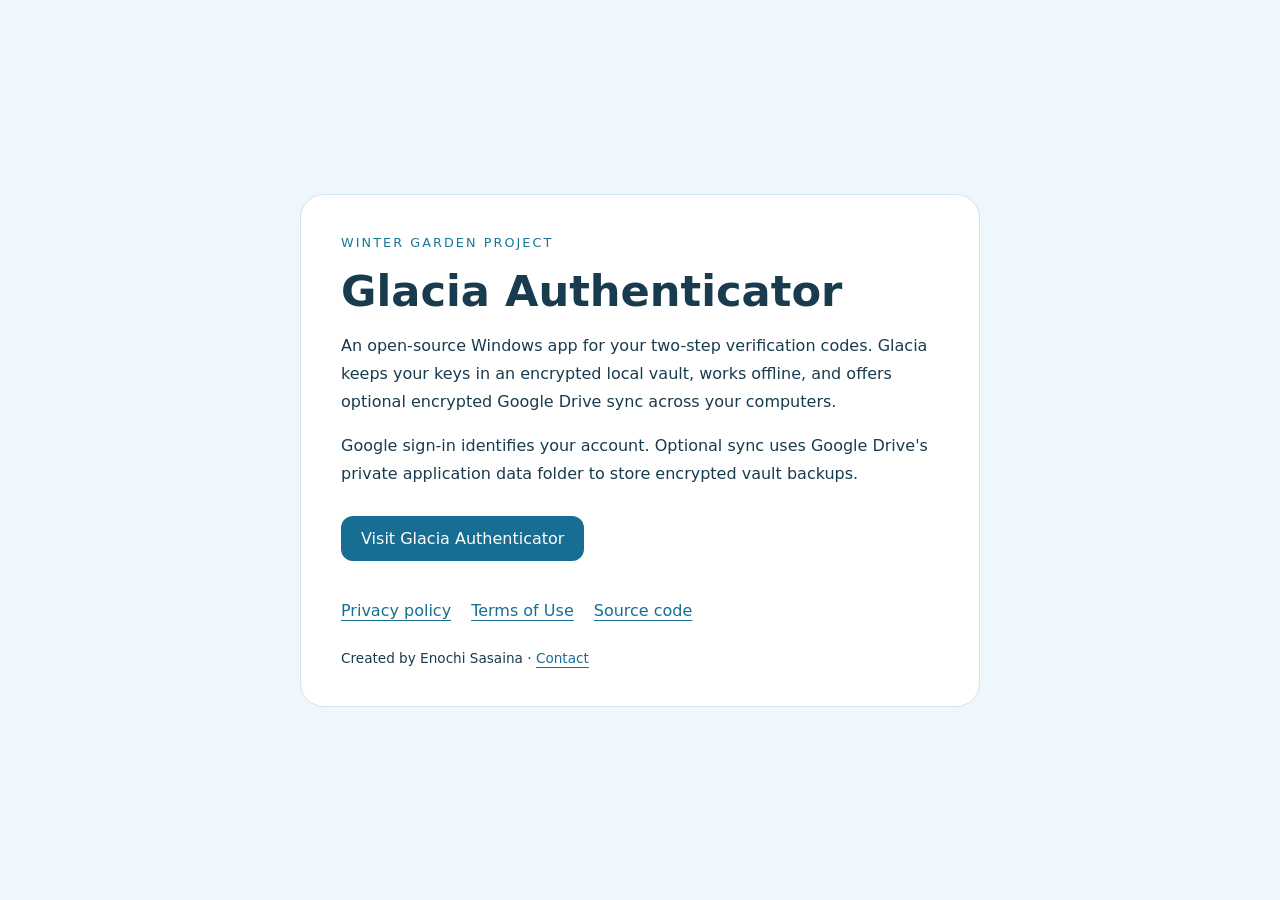
<file: index.html>
<!doctype html>
<html lang="en">
<head>
  <meta charset="utf-8">
  <meta name="viewport" content="width=device-width, initial-scale=1">
  <meta name="description" content="Winter Garden Project — Glacia Authenticator, an open-source Windows app for two-step verification codes.">
  <title>Winter Garden Project · Glacia Authenticator</title>
  <style>
    :root { color-scheme: light dark; font-family: system-ui, sans-serif; background: #eef7fc; color: #193b4e; }
    body { margin: 0; min-height: 100vh; display: grid; place-items: center; }
    main { box-sizing: border-box; width: min(680px, calc(100% - 40px)); padding: 40px; border: 1px solid #d3e5ef; border-radius: 24px; background: #fff; }
    .eyebrow { color: #18779b; letter-spacing: .16em; font-size: .8rem; }
    h1 { margin: 16px 0; font-size: clamp(1.8rem, 5vw, 2.7rem); }
    p { line-height: 1.75; }
    a { color: #176e92; text-underline-offset: 4px; }
    nav { display: flex; gap: 20px; flex-wrap: wrap; margin-top: 28px; }
    .visit { display: inline-block; padding: 13px 20px; background: #176e92; color: #fff; border-radius: 12px; text-decoration: none; margin: 12px 0; }
    footer { margin-top: 30px; font-size: .85rem; }
    @media (prefers-color-scheme: dark) {
      :root { background: #101f2b; color: #e2f3fb; }
      main { background: #192f3d; border-color: #2a485a; }
      a, .eyebrow { color: #9cdef3; }
      .visit { background: #9cdef3; color: #123244; }
    }
  </style>
</head>
<body>
  <main>
    <div class="eyebrow">WINTER GARDEN PROJECT</div>
    <h1>Glacia Authenticator</h1>
    <p>An open-source Windows app for your two-step verification codes. Glacia keeps your keys in an encrypted local vault, works offline, and offers optional encrypted Google Drive sync across your computers.</p>
    <p>Google sign-in identifies your account. Optional sync uses Google Drive's private application data folder to store encrypted vault backups.</p>
    <a class="visit" href="/glacia-authenticator/">Visit Glacia Authenticator</a>
    <nav aria-label="Project links">
      <a href="/glacia-authenticator/privacy.html">Privacy policy</a>
      <a href="/glacia-authenticator/terms.html">Terms of Use</a>
      <a href="https://github.com/Enochidesu/glacia-authenticator">Source code</a>
    </nav>
    <footer>Created by Enochi Sasaina · <a href="mailto:enochi3317@gmail.com">Contact</a></footer>
  </main>
</body>
</html>
</file>
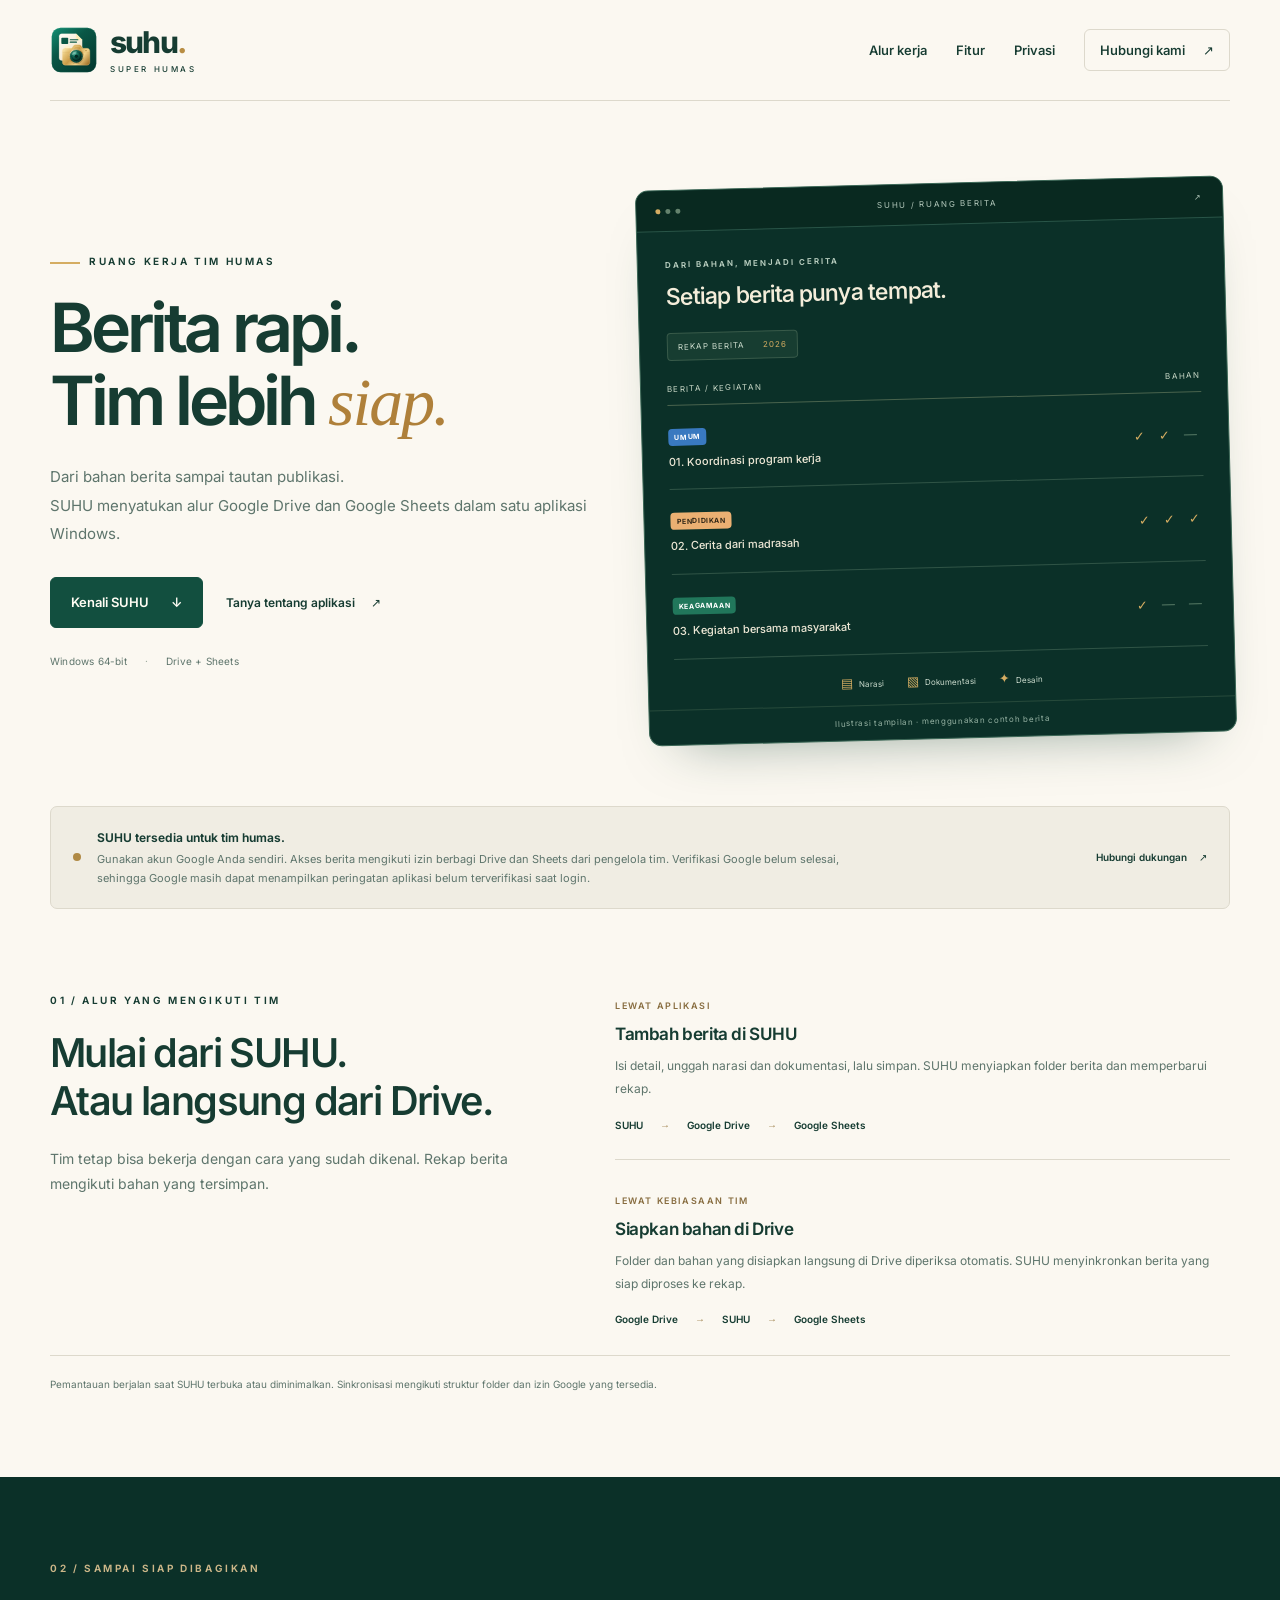
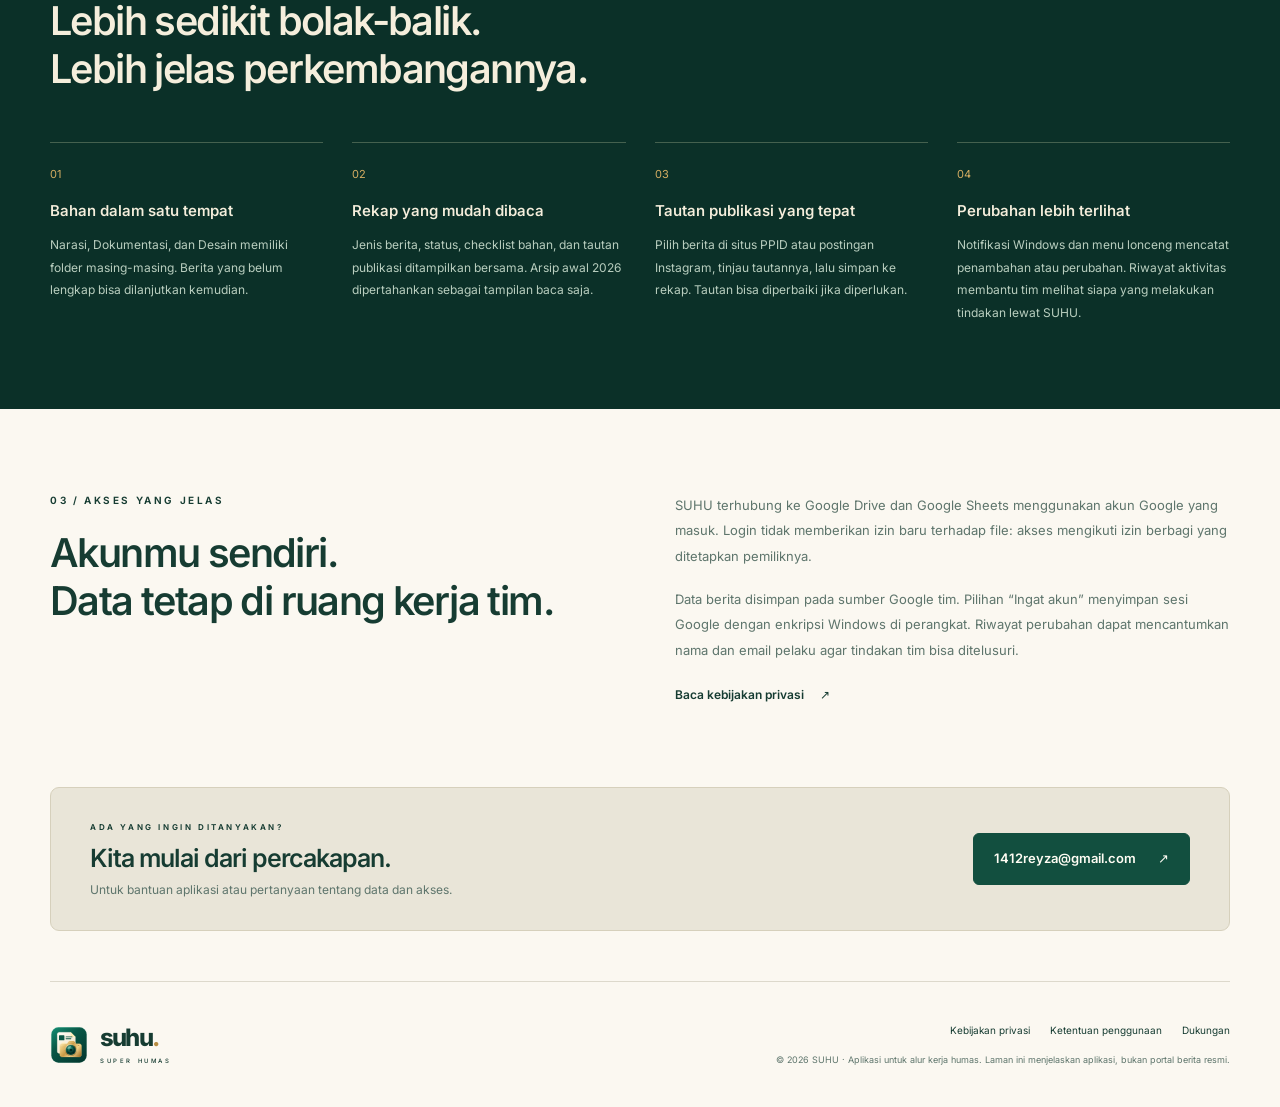
<file: suhu/index.html>
<!doctype html>
<html lang="id">
<head>
  <meta charset="utf-8"><meta name="viewport" content="width=device-width, initial-scale=1">
  <meta name="description" content="SUHU — Super Humas. Aplikasi Windows untuk mengelola bahan berita, rekap Google Sheets, dan tautan publikasi tim humas.">
  <meta name="theme-color" content="#0b3028"><title>SUHU · Super Humas</title>
  <link rel="icon" href="assets/suhu.svg" type="image/svg+xml"><link rel="stylesheet" href="styles.css">
</head>
<body>
  <a class="skip" href="#main">Lewati ke isi utama</a>
  <header class="site-header wrap">
    <a class="brand" href="./" aria-label="SUHU, halaman utama"><img src="assets/suhu.svg" width="48" height="48" alt=""><span>suhu<span class="gold">.</span><small>SUPER HUMAS</small></span></a>
    <nav aria-label="Menu utama"><a href="#alur">Alur kerja</a><a href="#fitur">Fitur</a><a href="privacy.html">Privasi</a><a class="nav-contact" href="mailto:1412reyza@gmail.com">Hubungi kami <span aria-hidden="true">↗</span></a></nav>
  </header>
  <main id="main">
    <section class="hero wrap">
      <div class="hero-copy"><p class="eyebrow"><span class="tiny-line"></span>RUANG KERJA TIM HUMAS</p><h1>Berita rapi.<br>Tim lebih <em>siap.</em></h1><p class="hero-intro">Dari bahan berita sampai tautan publikasi.<br> SUHU menyatukan alur Google Drive dan Google Sheets dalam satu aplikasi Windows.</p><div class="actions"><a class="button" href="#alur">Kenali SUHU <span aria-hidden="true">↓</span></a><a class="text-link" href="mailto:1412reyza@gmail.com">Tanya tentang aplikasi <span aria-hidden="true">↗</span></a></div><div class="hero-tags"><span>Windows 64-bit</span><span>Drive + Sheets</span></div></div>
      <figure class="workspace-preview" aria-label="Ilustrasi rekap berita SUHU, bukan data kantor">
        <div class="preview-bar"><div><i></i><i></i><i></i></div><span>SUHU / RUANG BERITA</span><span aria-hidden="true">↗</span></div>
        <div class="preview-heading"><p class="eyebrow">DARI BAHAN, MENJADI CERITA</p><h2>Setiap berita punya tempat.</h2><span class="preview-month">REKAP BERITA <b>2026</b></span></div>
        <div class="preview-table"><div class="preview-labels"><span>BERITA / KEGIATAN</span><span>BAHAN</span></div><div class="preview-row"><div><small class="category general">UMUM</small><strong>01. Koordinasi program kerja</strong></div><span class="material-ready" aria-label="Narasi dan dokumentasi tersedia">✓ ✓ <i>—</i></span></div><div class="preview-row"><div><small class="category education">PENDIDIKAN</small><strong>02. Cerita dari madrasah</strong></div><span class="material-ready" aria-label="Semua bahan tersedia">✓ ✓ ✓</span></div><div class="preview-row"><div><small class="category religion">KEAGAMAAN</small><strong>03. Kegiatan bersama masyarakat</strong></div><span class="material-ready" aria-label="Narasi tersedia">✓ <i>— —</i></span></div></div>
        <div class="preview-materials"><span><b aria-hidden="true">▤</b> Narasi</span><span><b aria-hidden="true">▧</b> Dokumentasi</span><span><b aria-hidden="true">✦</b> Desain</span></div><figcaption>Ilustrasi tampilan · menggunakan contoh berita</figcaption>
      </figure>
    </section>
    <section class="release-note wrap" aria-label="Status ketersediaan"><span class="release-dot" aria-hidden="true"></span><div><strong>SUHU tersedia untuk tim humas.</strong><p>Gunakan akun Google Anda sendiri. Akses berita mengikuti izin berbagi Drive dan Sheets dari pengelola tim. Verifikasi Google belum selesai, sehingga Google masih dapat menampilkan peringatan aplikasi belum terverifikasi saat login.</p></div><a href="mailto:1412reyza@gmail.com">Hubungi dukungan <span aria-hidden="true">↗</span></a></section>
    <section class="workflow section wrap" id="alur"><div class="section-heading"><p class="eyebrow">01 / ALUR YANG MENGIKUTI TIM</p><h2>Mulai dari SUHU.<br>Atau langsung dari Drive.</h2><p>Tim tetap bisa bekerja dengan cara yang sudah dikenal. Rekap berita mengikuti bahan yang tersimpan.</p></div><div class="workflow-paths"><article><span class="path-label">LEWAT APLIKASI</span><h3>Tambah berita di SUHU</h3><p>Isi detail, unggah narasi dan dokumentasi, lalu simpan. SUHU menyiapkan folder berita dan memperbarui rekap.</p><ol class="path"><li>SUHU</li><li>Google Drive</li><li>Google Sheets</li></ol></article><article><span class="path-label">LEWAT KEBIASAAN TIM</span><h3>Siapkan bahan di Drive</h3><p>Folder dan bahan yang disiapkan langsung di Drive diperiksa otomatis. SUHU menyinkronkan berita yang siap diproses ke rekap.</p><ol class="path"><li>Google Drive</li><li>SUHU</li><li>Google Sheets</li></ol></article></div><p class="workflow-footnote">Pemantauan berjalan saat SUHU terbuka atau diminimalkan. Sinkronisasi mengikuti struktur folder dan izin Google yang tersedia.</p></section>
    <section class="features-section" id="fitur"><div class="wrap section"><div class="section-heading"><p class="eyebrow">02 / SAMPAI SIAP DIBAGIKAN</p><h2>Lebih sedikit bolak-balik.<br>Lebih jelas perkembangannya.</h2></div><div class="feature-grid"><article><span class="feature-number">01</span><h3>Bahan dalam satu tempat</h3><p>Narasi, Dokumentasi, dan Desain memiliki folder masing-masing. Berita yang belum lengkap bisa dilanjutkan kemudian.</p></article><article><span class="feature-number">02</span><h3>Rekap yang mudah dibaca</h3><p>Jenis berita, status, checklist bahan, dan tautan publikasi ditampilkan bersama. Arsip awal 2026 dipertahankan sebagai tampilan baca saja.</p></article><article><span class="feature-number">03</span><h3>Tautan publikasi yang tepat</h3><p>Pilih berita di situs PPID atau postingan Instagram, tinjau tautannya, lalu simpan ke rekap. Tautan bisa diperbaiki jika diperlukan.</p></article><article><span class="feature-number">04</span><h3>Perubahan lebih terlihat</h3><p>Notifikasi Windows dan menu lonceng mencatat penambahan atau perubahan. Riwayat aktivitas membantu tim melihat siapa yang melakukan tindakan lewat SUHU.</p></article></div></div></section>
    <section class="privacy-section section wrap"><div><p class="eyebrow">03 / AKSES YANG JELAS</p><h2>Akunmu sendiri.<br>Data tetap di ruang kerja tim.</h2></div><div class="privacy-copy"><p>SUHU terhubung ke Google Drive dan Google Sheets menggunakan akun Google yang masuk. Login tidak memberikan izin baru terhadap file: akses mengikuti izin berbagi yang ditetapkan pemiliknya.</p><p>Data berita disimpan pada sumber Google tim. Pilihan “Ingat akun” menyimpan sesi Google dengan enkripsi Windows di perangkat. Riwayat perubahan dapat mencantumkan nama dan email pelaku agar tindakan tim bisa ditelusuri.</p><a class="text-link" href="privacy.html">Baca kebijakan privasi <span aria-hidden="true">↗</span></a></div></section>
    <section class="contact-section wrap"><div><p class="eyebrow">ADA YANG INGIN DITANYAKAN?</p><h2>Kita mulai dari percakapan.</h2><p>Untuk bantuan aplikasi atau pertanyaan tentang data dan akses.</p></div><a class="button" href="mailto:1412reyza@gmail.com">1412reyza@gmail.com <span aria-hidden="true">↗</span></a></section>
  </main>
  <footer class="site-footer wrap"><a class="brand" href="./"><img src="assets/suhu.svg" width="38" height="38" alt=""><span>suhu<span class="gold">.</span><small>SUPER HUMAS</small></span></a><div><a href="privacy.html">Kebijakan privasi</a><a href="terms.html">Ketentuan penggunaan</a><a href="mailto:1412reyza@gmail.com">Dukungan</a><small>© 2026 SUHU · Aplikasi untuk alur kerja humas. Laman ini menjelaskan aplikasi, bukan portal berita resmi.</small></div></footer>
</body>
</html>
</file>
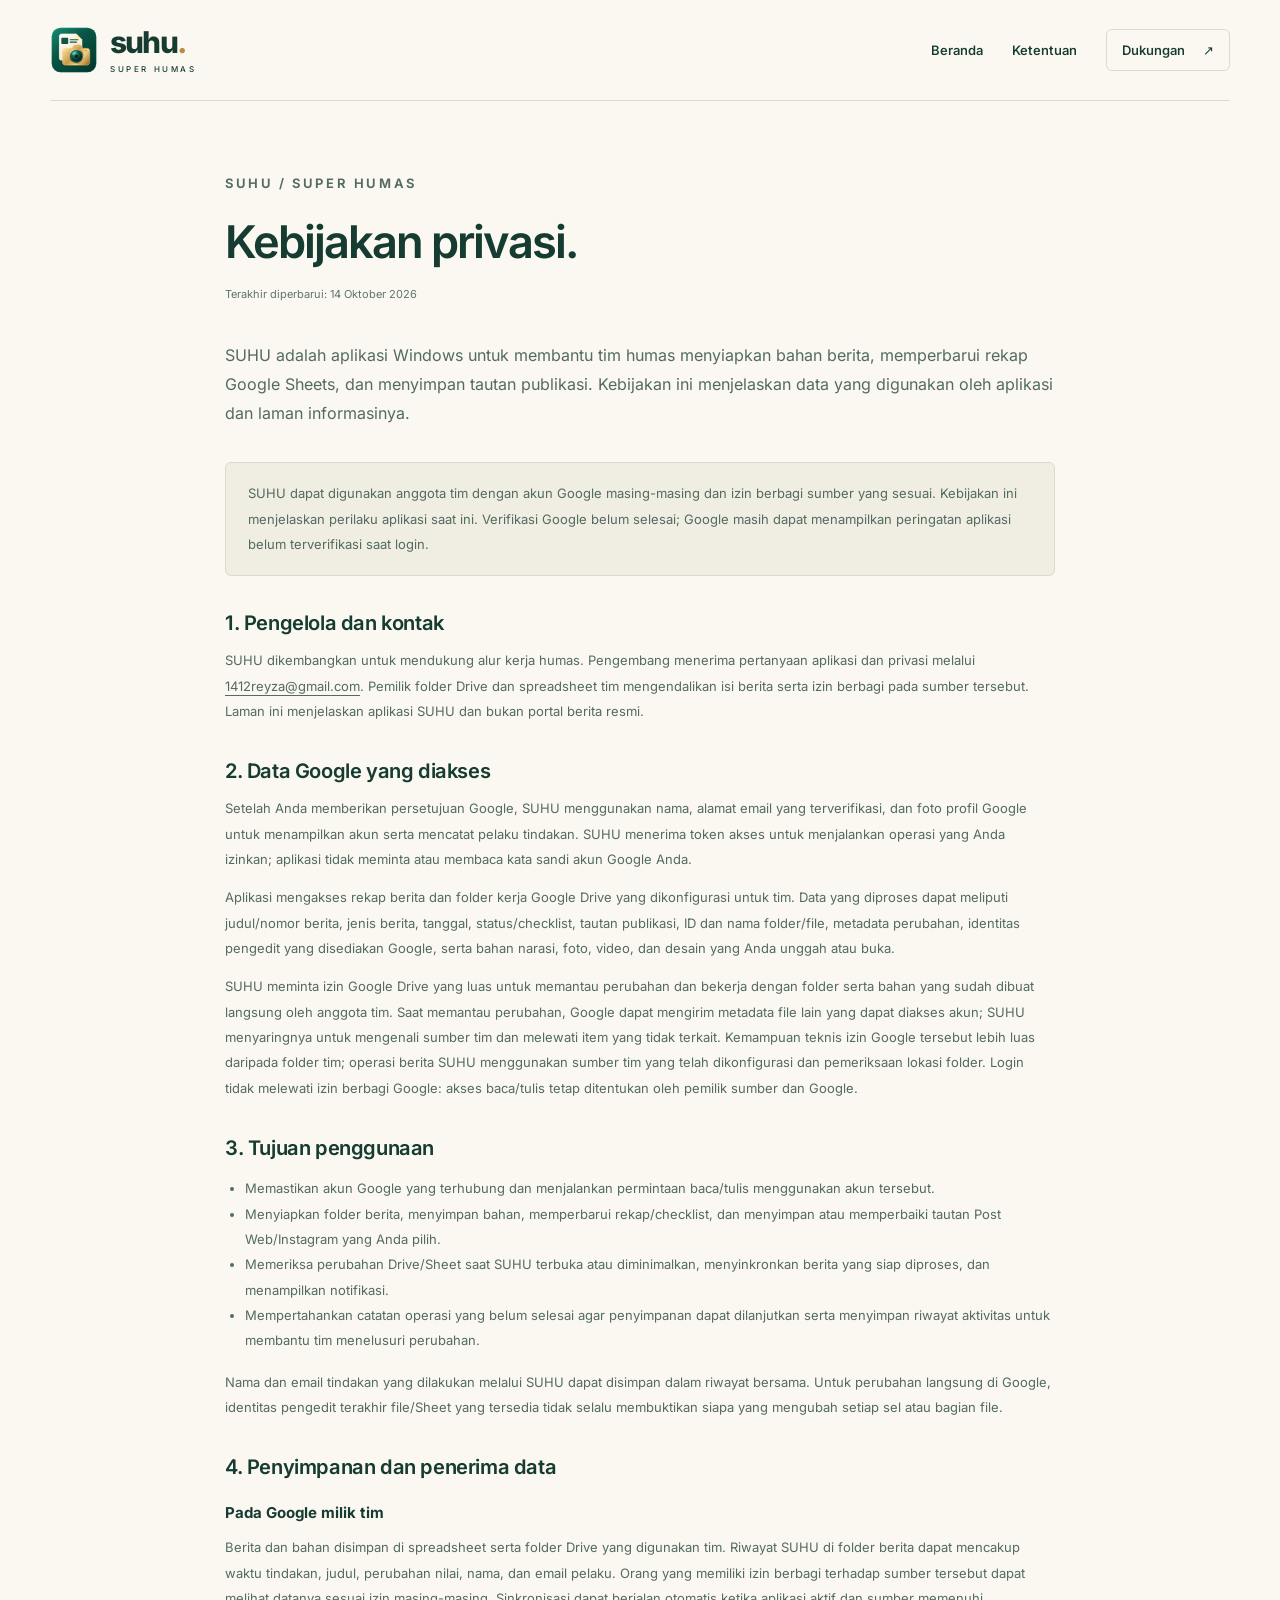
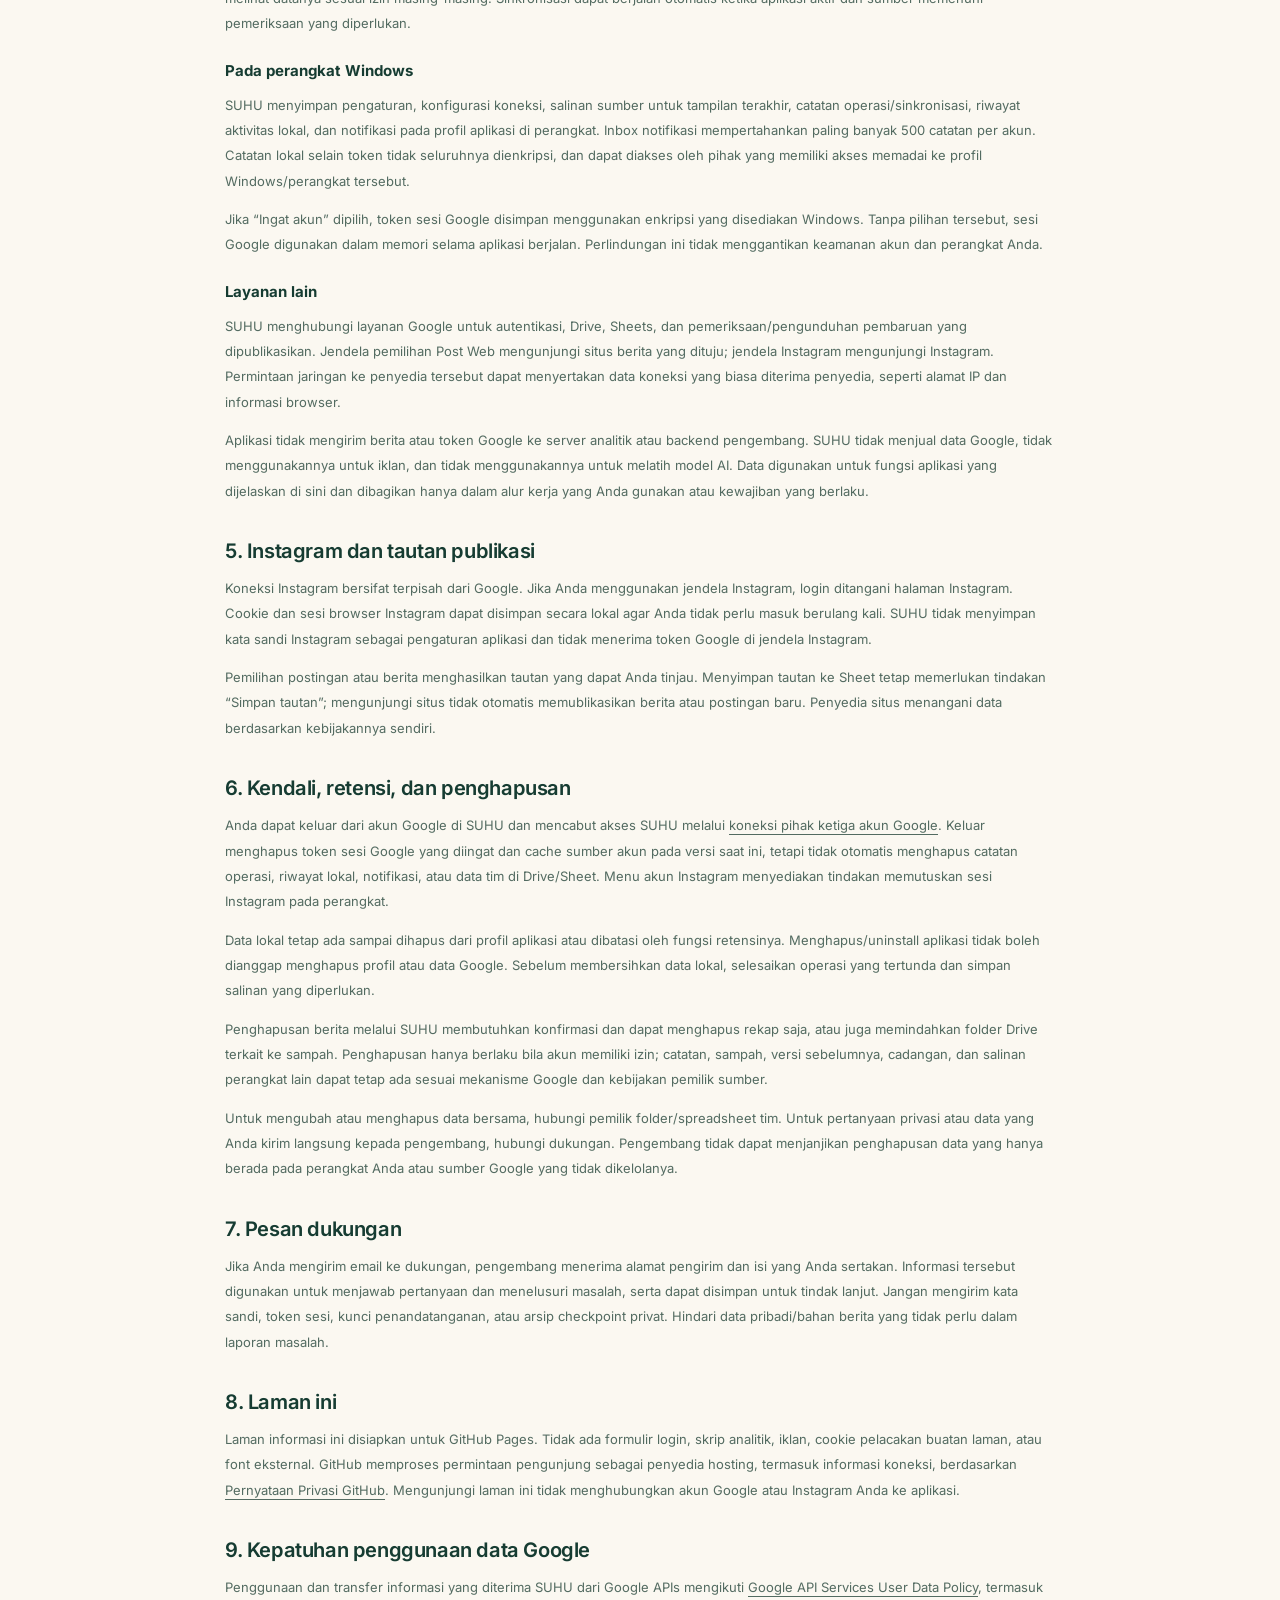
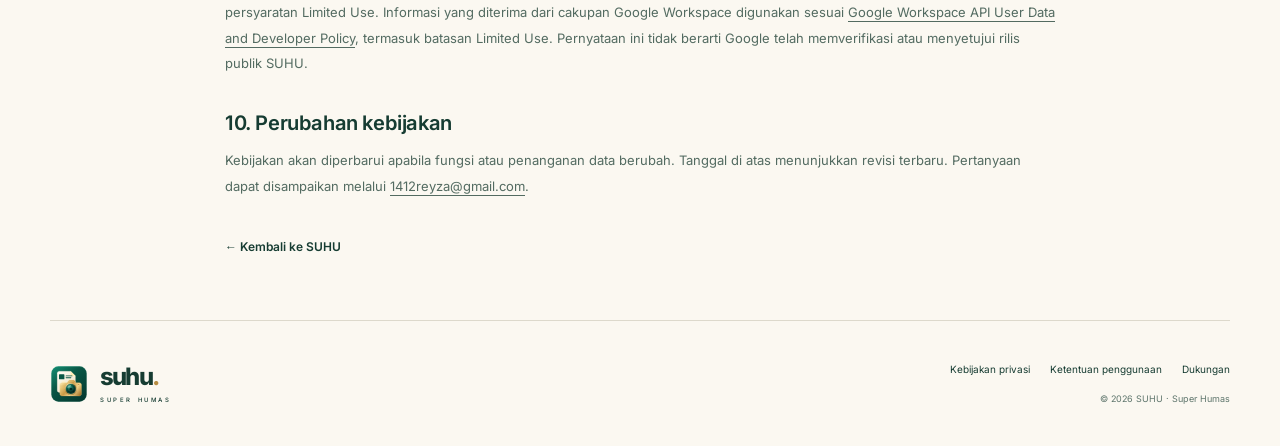
<file: suhu/privacy.html>
<!doctype html><html lang="id"><head><meta charset="utf-8"><meta name="viewport" content="width=device-width, initial-scale=1"><meta name="description" content="Cara SUHU mengakses, menggunakan, menyimpan, dan membagikan data Google serta data lokal perangkat."><meta name="theme-color" content="#0b3028"><title>Kebijakan Privasi · SUHU</title><link rel="icon" href="assets/suhu.svg" type="image/svg+xml"><link rel="stylesheet" href="styles.css"></head>
<body><a class="skip" href="#main">Lewati ke isi utama</a><header class="site-header wrap"><a class="brand" href="./" aria-label="SUHU, halaman utama"><img src="assets/suhu.svg" width="48" height="48" alt=""><span>suhu<span class="gold">.</span><small>SUPER HUMAS</small></span></a><nav aria-label="Menu utama"><a href="./">Beranda</a><a href="terms.html">Ketentuan</a><a class="nav-contact" href="mailto:1412reyza@gmail.com">Dukungan <span aria-hidden="true">↗</span></a></nav></header>
<main class="policy-main" id="main"><p class="eyebrow">SUHU / SUPER HUMAS</p><h1>Kebijakan privasi.</h1><p class="policy-date">Terakhir diperbarui: 14 Oktober 2026</p><p class="policy-intro">SUHU adalah aplikasi Windows untuk membantu tim humas menyiapkan bahan berita, memperbarui rekap Google Sheets, dan menyimpan tautan publikasi. Kebijakan ini menjelaskan data yang digunakan oleh aplikasi dan laman informasinya.</p><div class="notice-box"><p>SUHU dapat digunakan anggota tim dengan akun Google masing-masing dan izin berbagi sumber yang sesuai. Kebijakan ini menjelaskan perilaku aplikasi saat ini. Verifikasi Google belum selesai; Google masih dapat menampilkan peringatan aplikasi belum terverifikasi saat login.</p></div>
<h2>1. Pengelola dan kontak</h2><p>SUHU dikembangkan untuk mendukung alur kerja humas. Pengembang menerima pertanyaan aplikasi dan privasi melalui <a href="mailto:1412reyza@gmail.com">1412reyza@gmail.com</a>. Pemilik folder Drive dan spreadsheet tim mengendalikan isi berita serta izin berbagi pada sumber tersebut. Laman ini menjelaskan aplikasi SUHU dan bukan portal berita resmi.</p>
<h2>2. Data Google yang diakses</h2><p>Setelah Anda memberikan persetujuan Google, SUHU menggunakan nama, alamat email yang terverifikasi, dan foto profil Google untuk menampilkan akun serta mencatat pelaku tindakan. SUHU menerima token akses untuk menjalankan operasi yang Anda izinkan; aplikasi tidak meminta atau membaca kata sandi akun Google Anda.</p><p>Aplikasi mengakses rekap berita dan folder kerja Google Drive yang dikonfigurasi untuk tim. Data yang diproses dapat meliputi judul/nomor berita, jenis berita, tanggal, status/checklist, tautan publikasi, ID dan nama folder/file, metadata perubahan, identitas pengedit yang disediakan Google, serta bahan narasi, foto, video, dan desain yang Anda unggah atau buka.</p><p>SUHU meminta izin Google Drive yang luas untuk memantau perubahan dan bekerja dengan folder serta bahan yang sudah dibuat langsung oleh anggota tim. Saat memantau perubahan, Google dapat mengirim metadata file lain yang dapat diakses akun; SUHU menyaringnya untuk mengenali sumber tim dan melewati item yang tidak terkait. Kemampuan teknis izin Google tersebut lebih luas daripada folder tim; operasi berita SUHU menggunakan sumber tim yang telah dikonfigurasi dan pemeriksaan lokasi folder. Login tidak melewati izin berbagi Google: akses baca/tulis tetap ditentukan oleh pemilik sumber dan Google.</p>
<h2>3. Tujuan penggunaan</h2><ul><li>Memastikan akun Google yang terhubung dan menjalankan permintaan baca/tulis menggunakan akun tersebut.</li><li>Menyiapkan folder berita, menyimpan bahan, memperbarui rekap/checklist, dan menyimpan atau memperbaiki tautan Post Web/Instagram yang Anda pilih.</li><li>Memeriksa perubahan Drive/Sheet saat SUHU terbuka atau diminimalkan, menyinkronkan berita yang siap diproses, dan menampilkan notifikasi.</li><li>Mempertahankan catatan operasi yang belum selesai agar penyimpanan dapat dilanjutkan serta menyimpan riwayat aktivitas untuk membantu tim menelusuri perubahan.</li></ul><p>Nama dan email tindakan yang dilakukan melalui SUHU dapat disimpan dalam riwayat bersama. Untuk perubahan langsung di Google, identitas pengedit terakhir file/Sheet yang tersedia tidak selalu membuktikan siapa yang mengubah setiap sel atau bagian file.</p>
<h2>4. Penyimpanan dan penerima data</h2><h3>Pada Google milik tim</h3><p>Berita dan bahan disimpan di spreadsheet serta folder Drive yang digunakan tim. Riwayat SUHU di folder berita dapat mencakup waktu tindakan, judul, perubahan nilai, nama, dan email pelaku. Orang yang memiliki izin berbagi terhadap sumber tersebut dapat melihat datanya sesuai izin masing-masing. Sinkronisasi dapat berjalan otomatis ketika aplikasi aktif dan sumber memenuhi pemeriksaan yang diperlukan.</p><h3>Pada perangkat Windows</h3><p>SUHU menyimpan pengaturan, konfigurasi koneksi, salinan sumber untuk tampilan terakhir, catatan operasi/sinkronisasi, riwayat aktivitas lokal, dan notifikasi pada profil aplikasi di perangkat. Inbox notifikasi mempertahankan paling banyak 500 catatan per akun. Catatan lokal selain token tidak seluruhnya dienkripsi, dan dapat diakses oleh pihak yang memiliki akses memadai ke profil Windows/perangkat tersebut.</p><p>Jika “Ingat akun” dipilih, token sesi Google disimpan menggunakan enkripsi yang disediakan Windows. Tanpa pilihan tersebut, sesi Google digunakan dalam memori selama aplikasi berjalan. Perlindungan ini tidak menggantikan keamanan akun dan perangkat Anda.</p><h3>Layanan lain</h3><p>SUHU menghubungi layanan Google untuk autentikasi, Drive, Sheets, dan pemeriksaan/pengunduhan pembaruan yang dipublikasikan. Jendela pemilihan Post Web mengunjungi situs berita yang dituju; jendela Instagram mengunjungi Instagram. Permintaan jaringan ke penyedia tersebut dapat menyertakan data koneksi yang biasa diterima penyedia, seperti alamat IP dan informasi browser.</p><p>Aplikasi tidak mengirim berita atau token Google ke server analitik atau backend pengembang. SUHU tidak menjual data Google, tidak menggunakannya untuk iklan, dan tidak menggunakannya untuk melatih model AI. Data digunakan untuk fungsi aplikasi yang dijelaskan di sini dan dibagikan hanya dalam alur kerja yang Anda gunakan atau kewajiban yang berlaku.</p>
<h2>5. Instagram dan tautan publikasi</h2><p>Koneksi Instagram bersifat terpisah dari Google. Jika Anda menggunakan jendela Instagram, login ditangani halaman Instagram. Cookie dan sesi browser Instagram dapat disimpan secara lokal agar Anda tidak perlu masuk berulang kali. SUHU tidak menyimpan kata sandi Instagram sebagai pengaturan aplikasi dan tidak menerima token Google di jendela Instagram.</p><p>Pemilihan postingan atau berita menghasilkan tautan yang dapat Anda tinjau. Menyimpan tautan ke Sheet tetap memerlukan tindakan “Simpan tautan”; mengunjungi situs tidak otomatis memublikasikan berita atau postingan baru. Penyedia situs menangani data berdasarkan kebijakannya sendiri.</p>
<h2>6. Kendali, retensi, dan penghapusan</h2><p>Anda dapat keluar dari akun Google di SUHU dan mencabut akses SUHU melalui <a href="https://myaccount.google.com/connections">koneksi pihak ketiga akun Google</a>. Keluar menghapus token sesi Google yang diingat dan cache sumber akun pada versi saat ini, tetapi tidak otomatis menghapus catatan operasi, riwayat lokal, notifikasi, atau data tim di Drive/Sheet. Menu akun Instagram menyediakan tindakan memutuskan sesi Instagram pada perangkat.</p><p>Data lokal tetap ada sampai dihapus dari profil aplikasi atau dibatasi oleh fungsi retensinya. Menghapus/uninstall aplikasi tidak boleh dianggap menghapus profil atau data Google. Sebelum membersihkan data lokal, selesaikan operasi yang tertunda dan simpan salinan yang diperlukan.</p><p>Penghapusan berita melalui SUHU membutuhkan konfirmasi dan dapat menghapus rekap saja, atau juga memindahkan folder Drive terkait ke sampah. Penghapusan hanya berlaku bila akun memiliki izin; catatan, sampah, versi sebelumnya, cadangan, dan salinan perangkat lain dapat tetap ada sesuai mekanisme Google dan kebijakan pemilik sumber.</p><p>Untuk mengubah atau menghapus data bersama, hubungi pemilik folder/spreadsheet tim. Untuk pertanyaan privasi atau data yang Anda kirim langsung kepada pengembang, hubungi dukungan. Pengembang tidak dapat menjanjikan penghapusan data yang hanya berada pada perangkat Anda atau sumber Google yang tidak dikelolanya.</p>
<h2>7. Pesan dukungan</h2><p>Jika Anda mengirim email ke dukungan, pengembang menerima alamat pengirim dan isi yang Anda sertakan. Informasi tersebut digunakan untuk menjawab pertanyaan dan menelusuri masalah, serta dapat disimpan untuk tindak lanjut. Jangan mengirim kata sandi, token sesi, kunci penandatanganan, atau arsip checkpoint privat. Hindari data pribadi/bahan berita yang tidak perlu dalam laporan masalah.</p>
<h2>8. Laman ini</h2><p>Laman informasi ini disiapkan untuk GitHub Pages. Tidak ada formulir login, skrip analitik, iklan, cookie pelacakan buatan laman, atau font eksternal. GitHub memproses permintaan pengunjung sebagai penyedia hosting, termasuk informasi koneksi, berdasarkan <a href="https://docs.github.com/en/site-policy/privacy-policies/github-general-privacy-statement">Pernyataan Privasi GitHub</a>. Mengunjungi laman ini tidak menghubungkan akun Google atau Instagram Anda ke aplikasi.</p>
<h2>9. Kepatuhan penggunaan data Google</h2><p>Penggunaan dan transfer informasi yang diterima SUHU dari Google APIs mengikuti <a href="https://developers.google.com/terms/api-services-user-data-policy">Google API Services User Data Policy</a>, termasuk persyaratan Limited Use. Informasi yang diterima dari cakupan Google Workspace digunakan sesuai <a href="https://developers.google.com/workspace/workspace-api-user-data-developer-policy">Google Workspace API User Data and Developer Policy</a>, termasuk batasan Limited Use. Pernyataan ini tidak berarti Google telah memverifikasi atau menyetujui rilis publik SUHU.</p>
<h2>10. Perubahan kebijakan</h2><p>Kebijakan akan diperbarui apabila fungsi atau penanganan data berubah. Tanggal di atas menunjukkan revisi terbaru. Pertanyaan dapat disampaikan melalui <a href="mailto:1412reyza@gmail.com">1412reyza@gmail.com</a>.</p><a class="text-link" href="./">← Kembali ke SUHU</a></main>
<footer class="site-footer policy-footer wrap"><a class="brand" href="./"><img src="assets/suhu.svg" width="38" height="38" alt=""><span>suhu<span class="gold">.</span><small>SUPER HUMAS</small></span></a><div><a href="privacy.html">Kebijakan privasi</a><a href="terms.html">Ketentuan penggunaan</a><a href="mailto:1412reyza@gmail.com">Dukungan</a><small>© 2026 SUHU · Super Humas</small></div></footer></body></html>
</file>
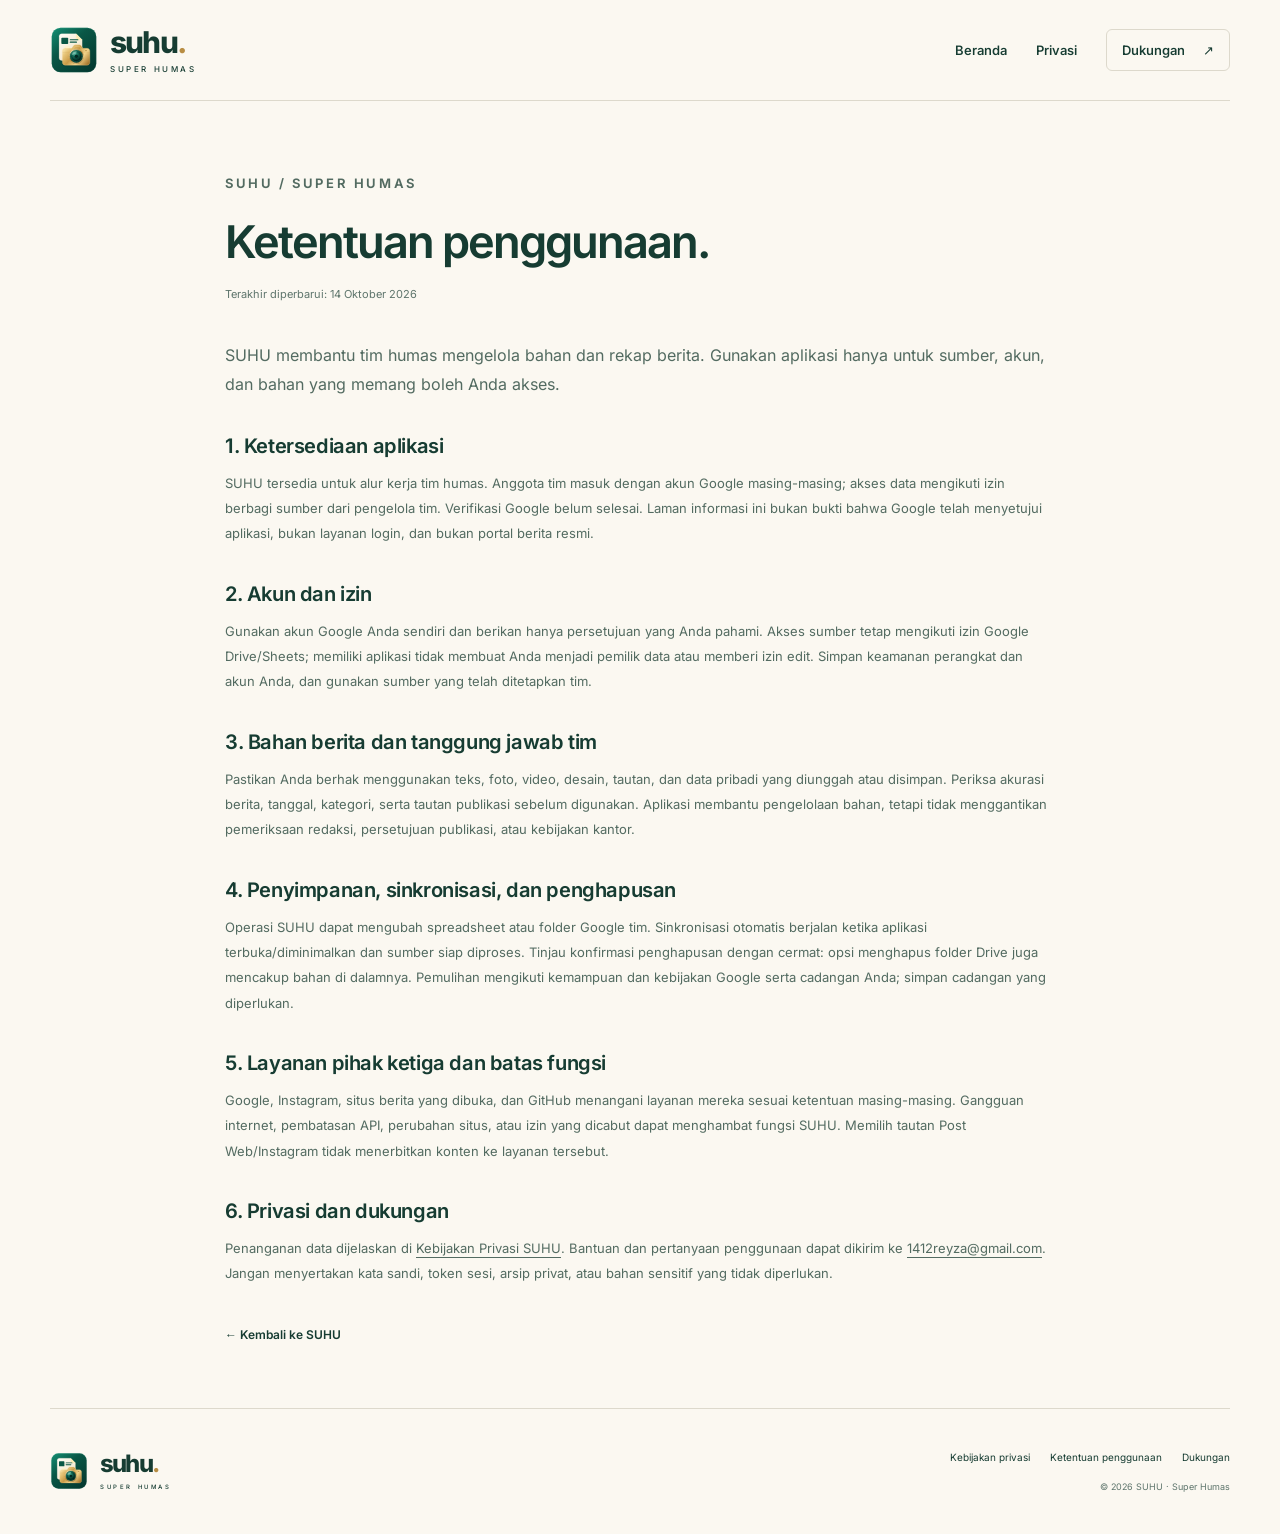
<file: suhu/terms.html>
<!doctype html><html lang="id"><head><meta charset="utf-8"><meta name="viewport" content="width=device-width, initial-scale=1"><meta name="description" content="Ketentuan penggunaan SUHU untuk alur berita, bahan Google Drive, dan rekap Google Sheets."><meta name="theme-color" content="#0b3028"><title>Ketentuan Penggunaan · SUHU</title><link rel="icon" href="assets/suhu.svg" type="image/svg+xml"><link rel="stylesheet" href="styles.css"></head>
<body><a class="skip" href="#main">Lewati ke isi utama</a><header class="site-header wrap"><a class="brand" href="./" aria-label="SUHU, halaman utama"><img src="assets/suhu.svg" width="48" height="48" alt=""><span>suhu<span class="gold">.</span><small>SUPER HUMAS</small></span></a><nav aria-label="Menu utama"><a href="./">Beranda</a><a href="privacy.html">Privasi</a><a class="nav-contact" href="mailto:1412reyza@gmail.com">Dukungan <span aria-hidden="true">↗</span></a></nav></header>
<main class="policy-main" id="main"><p class="eyebrow">SUHU / SUPER HUMAS</p><h1>Ketentuan penggunaan.</h1><p class="policy-date">Terakhir diperbarui: 14 Oktober 2026</p><p class="policy-intro">SUHU membantu tim humas mengelola bahan dan rekap berita. Gunakan aplikasi hanya untuk sumber, akun, dan bahan yang memang boleh Anda akses.</p>
<h2>1. Ketersediaan aplikasi</h2><p>SUHU tersedia untuk alur kerja tim humas. Anggota tim masuk dengan akun Google masing-masing; akses data mengikuti izin berbagi sumber dari pengelola tim. Verifikasi Google belum selesai. Laman informasi ini bukan bukti bahwa Google telah menyetujui aplikasi, bukan layanan login, dan bukan portal berita resmi.</p>
<h2>2. Akun dan izin</h2><p>Gunakan akun Google Anda sendiri dan berikan hanya persetujuan yang Anda pahami. Akses sumber tetap mengikuti izin Google Drive/Sheets; memiliki aplikasi tidak membuat Anda menjadi pemilik data atau memberi izin edit. Simpan keamanan perangkat dan akun Anda, dan gunakan sumber yang telah ditetapkan tim.</p>
<h2>3. Bahan berita dan tanggung jawab tim</h2><p>Pastikan Anda berhak menggunakan teks, foto, video, desain, tautan, dan data pribadi yang diunggah atau disimpan. Periksa akurasi berita, tanggal, kategori, serta tautan publikasi sebelum digunakan. Aplikasi membantu pengelolaan bahan, tetapi tidak menggantikan pemeriksaan redaksi, persetujuan publikasi, atau kebijakan kantor.</p>
<h2>4. Penyimpanan, sinkronisasi, dan penghapusan</h2><p>Operasi SUHU dapat mengubah spreadsheet atau folder Google tim. Sinkronisasi otomatis berjalan ketika aplikasi terbuka/diminimalkan dan sumber siap diproses. Tinjau konfirmasi penghapusan dengan cermat: opsi menghapus folder Drive juga mencakup bahan di dalamnya. Pemulihan mengikuti kemampuan dan kebijakan Google serta cadangan Anda; simpan cadangan yang diperlukan.</p>
<h2>5. Layanan pihak ketiga dan batas fungsi</h2><p>Google, Instagram, situs berita yang dibuka, dan GitHub menangani layanan mereka sesuai ketentuan masing-masing. Gangguan internet, pembatasan API, perubahan situs, atau izin yang dicabut dapat menghambat fungsi SUHU. Memilih tautan Post Web/Instagram tidak menerbitkan konten ke layanan tersebut.</p>
<h2>6. Privasi dan dukungan</h2><p>Penanganan data dijelaskan di <a href="privacy.html">Kebijakan Privasi SUHU</a>. Bantuan dan pertanyaan penggunaan dapat dikirim ke <a href="mailto:1412reyza@gmail.com">1412reyza@gmail.com</a>. Jangan menyertakan kata sandi, token sesi, arsip privat, atau bahan sensitif yang tidak diperlukan.</p><a class="text-link" href="./">← Kembali ke SUHU</a></main>
<footer class="site-footer policy-footer wrap"><a class="brand" href="./"><img src="assets/suhu.svg" width="38" height="38" alt=""><span>suhu<span class="gold">.</span><small>SUPER HUMAS</small></span></a><div><a href="privacy.html">Kebijakan privasi</a><a href="terms.html">Ketentuan penggunaan</a><a href="mailto:1412reyza@gmail.com">Dukungan</a><small>© 2026 SUHU · Super Humas</small></div></footer></body></html>
</file>
<file: suhu/styles.css>
@font-face{font-family:Inter;src:url('assets/inter-latin.woff2') format('woff2');font-display:swap;font-weight:100 900}
:root{--paper:#fbf8f1;--ink:#163c32;--muted:#5e756c;--green:#124f3f;--deep:#0b3028;--gold:#d5ad62;--line:#ddd9cc;--soft:#f0ede3;font-family:Inter,'Segoe UI',sans-serif;color:var(--ink);background:var(--paper);font-synthesis:none}
*{box-sizing:border-box}html{scroll-behavior:smooth;scroll-padding-top:30px}body{margin:0}a{color:inherit;text-underline-offset:4px}button,a{-webkit-tap-highlight-color:transparent}a:focus-visible{outline:3px solid #b88a30;outline-offset:5px}img{max-width:100%;display:block}.wrap{width:min(1180px,calc(100% - 64px));margin-inline:auto}.skip{position:absolute;top:-100px;left:16px;background:var(--deep);color:white;padding:15px;z-index:5}.skip:focus{top:12px}.site-header{display:flex;align-items:center;justify-content:space-between;padding-block:26px;border-bottom:1px solid var(--line);gap:28px}.brand{text-decoration:none;display:inline-flex;align-items:center;gap:12px;flex-shrink:0}.brand>span{font-weight:780;font-size:30px;letter-spacing:-1.8px;line-height:1}.brand small{display:block;font-size:8px;letter-spacing:2.6px;font-weight:500;margin-top:8px}.gold{color:#b88d43}.site-header nav{display:flex;align-items:center;gap:29px;font-size:13px;font-weight:560}.site-header nav a{text-decoration:none}.site-header nav a:hover,.text-link:hover{color:#9b702e}.nav-contact{border:1px solid var(--line);border-radius:6px;padding:12px 15px}.nav-contact span{margin-left:15px}.hero{display:grid;grid-template-columns:1fr 1.08fr;gap:48px;align-items:center;padding-block:82px 67px}.eyebrow{font-size:10px;font-weight:650;letter-spacing:2.6px;line-height:1.5;margin:0 0 22px}.tiny-line{display:inline-block;width:30px;height:2px;background:var(--gold);vertical-align:middle;margin-right:9px}h1{font-size:clamp(52px,5.3vw,72px);font-weight:620;letter-spacing:-4px;line-height:1.07;margin:0 0 24px}h1 em{font-family:Georgia,serif;font-weight:400;color:#af803a;letter-spacing:-2px}.hero-intro{font-size:15px;line-height:1.9;color:var(--muted);margin:0 0 28px}.actions{display:flex;gap:23px;align-items:center;flex-wrap:wrap}.button{display:inline-flex;align-items:center;justify-content:center;gap:22px;background:var(--green);color:#fffdf4;font-size:13px;line-height:1.5;font-weight:600;border:1px solid var(--green);border-radius:6px;padding:15px 20px;text-decoration:none}.button:hover{background:#083b2e}.text-link{font-weight:600;font-size:12px;text-decoration:none}.text-link span{margin-left:13px}.hero-tags{display:flex;gap:18px;margin-top:27px;font-size:10px;color:var(--muted);letter-spacing:.2px}.hero-tags span+span:before{content:'·';margin-right:18px;color:#9caa9c}.workspace-preview{margin:0;background:var(--deep);border-radius:13px;overflow:hidden;color:#f4edda;border:1px solid #3b6756;box-shadow:0 28px 55px -35px #153f3280;transform:rotate(-1.5deg)}.preview-bar{padding:15px 19px;display:flex;justify-content:space-between;align-items:center;background:#092920;border-bottom:1px solid #295548;font-size:8px;letter-spacing:1.7px;color:#b4c9bc}.preview-bar>div{display:flex;gap:5px}.preview-bar i{width:5px;height:5px;border-radius:50%;background:#64826d}.preview-bar i:first-child{background:var(--gold)}.preview-heading{padding:27px 27px 23px}.preview-heading .eyebrow{font-size:8px;letter-spacing:2px;color:#b8cdbf;margin-bottom:12px}.preview-heading h2{font-size:23px;line-height:1.3;letter-spacing:-.9px;font-weight:540;margin:0 0 20px}.preview-month{display:inline-flex;gap:18px;align-items:center;border:1px solid #385a49;background:#173d31;border-radius:4px;padding:8px 10px;font-size:8px;letter-spacing:1px;color:#cadacb}.preview-month b{font-weight:400;color:var(--gold)}.preview-table{padding-inline:26px}.preview-labels{display:grid;grid-template-columns:1fr 88px;font-size:8px;letter-spacing:1.3px;color:#c7d6c5;border-bottom:1px solid #49634d;padding-bottom:11px}.preview-labels span:last-child{text-align:right}.preview-row{display:grid;grid-template-columns:1fr 88px;align-items:center;border-bottom:1px solid #305446;padding-block:18px;gap:10px}.preview-row strong{display:block;font-size:11px;font-weight:500;line-height:1.6;margin-top:8px;color:#efe9d7}.category{display:inline-block;font-size:7px;letter-spacing:.6px;font-weight:700;padding:4px 6px;border-radius:4px}.general{background:#3979c0;color:#fff}.education{background:#ebb072;color:#352a19}.religion{background:#21775b;color:#fff}.material-ready{color:var(--gold);font-size:13px;letter-spacing:5px;text-align:right;white-space:nowrap}.material-ready i{font-style:normal;color:#547763}.preview-materials{display:flex;justify-content:center;gap:23px;padding:19px 16px 15px;font-size:8px;color:#cbdbcd}.preview-materials b{color:var(--gold);font-size:13px;margin-right:4px}.workspace-preview figcaption{text-align:center;font-size:8px;letter-spacing:.7px;color:#97b3a4;border-top:1px solid #274a3b;padding:12px}.release-note{display:flex;align-items:center;gap:16px;background:var(--soft);padding:19px 22px;border:1px solid var(--line);border-radius:7px}.release-dot{width:8px;height:8px;border-radius:50%;background:#b08a45;flex-shrink:0}.release-note strong{font-size:12px;font-weight:650}.release-note p{font-size:11px;color:var(--muted);line-height:1.8;margin:4px 0 0;max-width:790px}.release-note>a{margin-left:auto;flex-shrink:0;font-size:10px;font-weight:600;text-decoration:none}.release-note>a span{margin-left:9px}.section{padding-block:84px}.section-heading h2,.privacy-section h2{font-size:clamp(28px,3.1vw,40px);font-weight:570;letter-spacing:-1.6px;line-height:1.2;margin:0 0 20px}.section-heading>p:last-child:not(.eyebrow){color:var(--muted);font-size:14px;line-height:1.8;max-width:520px}.workflow{display:grid;grid-template-columns:.9fr 1.1fr;gap:30px 62px}.workflow-paths article+article{border-top:1px solid var(--line);margin-top:28px;padding-top:28px}.path-label{font-size:9px;font-weight:600;letter-spacing:1.6px;color:#876c3f}.workflow h3{font-size:17px;font-weight:620;letter-spacing:-.4px;margin:11px 0}.workflow article p{font-size:12px;line-height:1.9;color:var(--muted);margin:0 0 18px}.path{list-style:none;margin:0;padding:0;display:flex;gap:0;align-items:center;font-size:10px;font-weight:600;flex-wrap:wrap;row-gap:10px}.path li{display:flex;align-items:center}.path li:not(:last-child):after{content:'→';font-weight:400;margin:0 17px;color:#a38855}.workflow-footnote{grid-column:1/-1;margin:0;border-top:1px solid var(--line);padding-top:19px;font-size:10px;line-height:1.8;color:var(--muted)}.features-section{background:var(--deep);color:#f5eedc}.features-section .eyebrow{color:#cdb789}.features-section h2{max-width:710px}.feature-grid{display:grid;grid-template-columns:repeat(4,1fr);gap:29px;margin-top:48px}.feature-grid article{padding-top:19px;border-top:1px solid #45614f}.feature-number{font-size:11px;color:var(--gold)}.feature-grid h3{font-size:15px;font-weight:570;line-height:1.6;margin:17px 0 11px}.feature-grid p{font-size:12px;line-height:1.9;color:#b9cebf;margin:0}.privacy-section{display:grid;grid-template-columns:1fr 1fr;gap:70px}.privacy-copy p{font-size:13px;color:var(--muted);line-height:1.95;margin:0 0 18px}.privacy-copy .text-link{display:inline-block;margin-top:6px}.contact-section{display:flex;align-items:center;justify-content:space-between;gap:30px;background:#e9e5d8;border:1px solid #d6d0bc;border-radius:9px;padding:33px 39px}.contact-section .eyebrow{font-size:8px;margin-bottom:10px}.contact-section h2{font-weight:580;font-size:25px;letter-spacing:-1px;margin:0 0 9px}.contact-section p:not(.eyebrow){font-size:12px;color:var(--muted);margin:0}.site-footer{display:flex;justify-content:space-between;gap:30px;padding-block:39px;margin-top:50px;border-top:1px solid var(--line)}.site-footer .brand>span{font-size:24px}.site-footer .brand small{font-size:6px}.site-footer>div{text-align:right;font-size:10px;line-height:1.8}.site-footer>div a{margin-left:20px;text-decoration:none}.site-footer>div small{display:block;color:var(--muted);font-size:9px;margin-top:13px;max-width:500px}.policy-main{width:min(830px,calc(100% - 64px));margin:70px auto 0}.policy-main h1{font-size:45px;letter-spacing:-2px;margin-bottom:18px}.policy-main .policy-date{font-size:11px;color:var(--muted);margin-bottom:35px}.policy-main .policy-intro{font-size:16px;line-height:1.8;margin-bottom:35px}.policy-main h2{font-size:20px;font-weight:620;letter-spacing:-.4px;margin:35px 0 13px}.policy-main h3{font-size:15px;margin:24px 0 10px}.policy-main p,.policy-main li{font-size:13px;line-height:1.95;color:#536b61}.policy-main ul{padding-left:20px}.policy-main .notice-box{background:var(--soft);border:1px solid var(--line);border-radius:6px;padding:18px 22px;margin-block:25px}.policy-main .notice-box p{margin:0}.policy-main .text-link{display:inline-block;margin-top:27px}.policy-main a{overflow-wrap:anywhere}.policy-footer{margin-top:65px}section[id]{scroll-margin-top:25px}
@media(max-width:980px){.hero{gap:30px;grid-template-columns:1fr 1fr;padding-block:65px 55px}.hero-intro{font-size:13px}.hero-intro br{display:none}.actions{gap:18px}.workspace-preview{transform:none}.preview-heading{padding:22px}.preview-table{padding-inline:22px}.preview-materials{gap:15px}.release-note>a{display:none}.workflow{gap:32px}.feature-grid{grid-template-columns:repeat(2,1fr);gap:35px}.privacy-section{gap:35px}}
@media(max-width:700px){.wrap{width:calc(100% - 40px)}.site-header{padding-block:20px;gap:16px;flex-wrap:wrap}.site-header .brand>span{font-size:27px}.brand img{width:43px;height:43px}.site-header nav{gap:20px;font-size:11px;justify-content:space-between;width:100%;border-top:1px solid var(--line);padding-top:15px}.nav-contact{border:0;padding:0}.nav-contact span{margin-left:5px}.hero{grid-template-columns:1fr;padding-block:45px 35px;gap:40px}.hero-copy .eyebrow{font-size:9px;letter-spacing:2px;margin-bottom:22px}h1{font-size:56px;letter-spacing:-3px}.hero-intro{font-size:14px;max-width:450px;margin-bottom:23px}.hero-tags{margin-top:22px}.workspace-preview{max-width:520px;width:100%;margin:auto}.preview-heading h2{font-size:24px}.preview-row strong{font-size:12px}.preview-month{font-size:9px}.preview-row{padding-block:17px}.preview-materials{font-size:9px;padding-block:20px}.release-note{align-items:flex-start;padding:17px 18px;gap:12px}.release-dot{margin-top:5px}.release-note p{font-size:11px}.section{padding-block:55px}.workflow{grid-template-columns:1fr;gap:28px}.workflow .section-heading>p:last-child{margin-bottom:0}.workflow-footnote{font-size:10px}.workflow h3{font-size:18px}.workflow article p{font-size:13px}.path{font-size:11px}.feature-grid{margin-top:34px;gap:28px 23px}.feature-grid h3{font-size:14px}.feature-grid p{font-size:12px}.privacy-section{grid-template-columns:1fr;gap:12px}.privacy-copy p{font-size:13px}.contact-section{display:block;padding:27px 24px}.contact-section h2{font-size:23px;line-height:1.3}.contact-section p:not(.eyebrow){line-height:1.8}.contact-section .button{margin-top:22px;max-width:100%;font-size:12px;padding:13px 16px}.site-footer{display:block;padding-block:27px;margin-top:40px}.site-footer .brand{margin-bottom:22px}.site-footer>div{text-align:left}.site-footer>div a{margin:0 17px 0 0;display:inline-block}.site-footer>div small{max-width:450px}.policy-main{width:calc(100% - 40px);margin-top:40px}.policy-main h1{font-size:34px;letter-spacing:-1.5px;line-height:1.2}.policy-main .policy-intro{font-size:14px}.policy-main h2{font-size:18px}.policy-main .notice-box{padding:16px}.policy-footer{margin-top:45px}}
@media(max-width:390px){h1{font-size:49px}.hero .actions{gap:17px}.feature-grid{grid-template-columns:1fr}.preview-heading h2{font-size:22px}.preview-row{grid-template-columns:1fr 74px}.preview-labels{grid-template-columns:1fr 74px}.material-ready{font-size:12px;letter-spacing:4px}.preview-materials{gap:12px}.site-header nav{gap:13px;font-size:10px}}
@media(prefers-reduced-motion:reduce){html{scroll-behavior:auto}}
</file>
